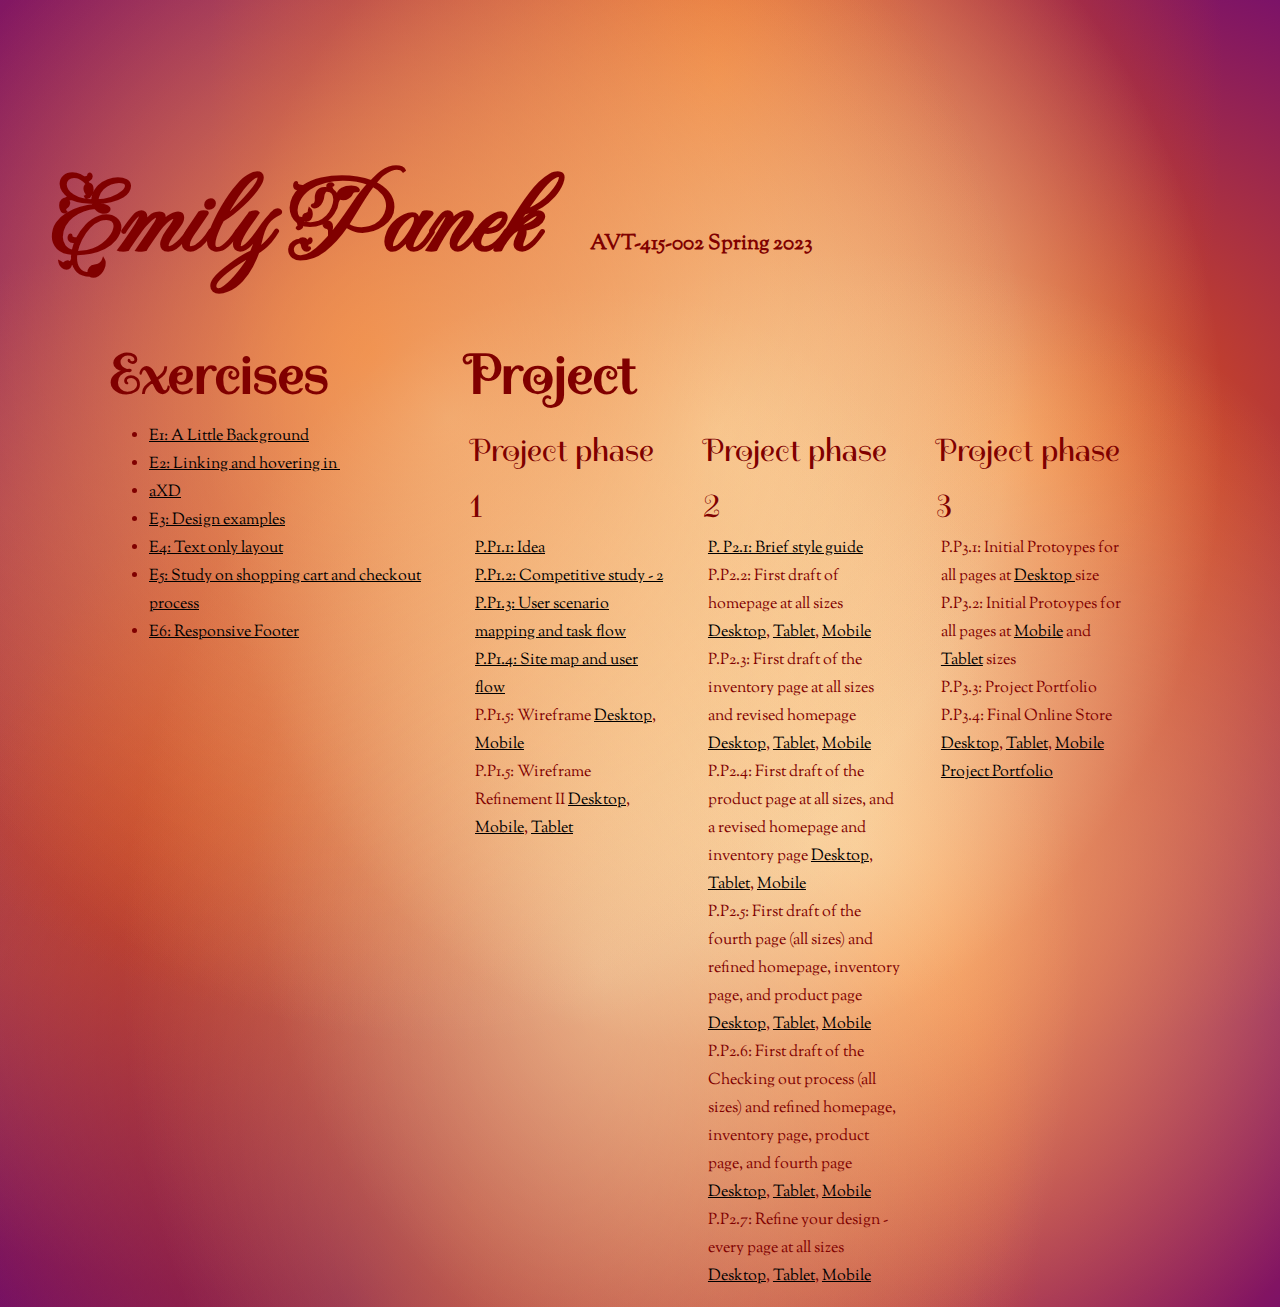
<file: index.html>
<!doctype html>
<html>
<head>
<meta charset="UTF-8">
<title>Course work of Emily Panek</title>
<link rel="stylesheet" href="css/main.css">
    <link rel="preconnect" href="https://fonts.googleapis.com">
<link rel="preconnect" href="https://fonts.gstatic.com" crossorigin>
<link href="https://fonts.googleapis.com/css2?family=Bellefair&family=Big+Shoulders+Stencil+Display:wght@100;200;300;400;500;600;700;800&family=Flavors&family=Fleur+De+Leah&family=Gloock&family=Mountains+of+Christmas:wght@400;700&family=Mystery+Quest&family=Shippori+Mincho:wght@400;500;600;700;800&family=Sorts+Mill+Goudy:ital@0;1&family=Spirax&family=Taviraj:ital,wght@0,100;0,200;0,300;0,400;0,500;0,600;0,700;0,800;0,900;1,100;1,200;1,300;1,400;1,500;1,600;1,700;1,800;1,900&family=Volkhov:ital,wght@0,400;0,700;1,400;1,700&family=Zen+Loop:ital@0;1&display=swap" rel="stylesheet">
</head>

<body>
  <div class="flex-container">
            <div class="tt">
              <div class="stuff">
                  <h1>Emily Panek</h1></div>
            <div class="stuff"><h4>AVT-415-002 Spring 2023</h4></div>
    </div>
                </div>
    <div class="txt">
<div class="exs"><h2>Exercises</h2>
  <ul>
      <li><a href="https://xd.adobe.com/view/48b1dbf9-b529-4959-ae3e-da1e435cce16-1de2/">E1: A Little Background</a></li>
      <li><a href="https://xd.adobe.com/view/e50f0eea-9919-4c97-aab9-811e0d614a7e-b05c/">E2: Linking and hovering in&nbsp;</a></li>
                  <li><a href="https://xd.adobe.com/view/e50f0eea-9919-4c97-aab9-811e0d614a7e-b05c/">aXD</a></li>
<li><a href="https://xd.adobe.com/view/57548afa-cdc1-4385-980e-1a2be88f5222-0207/">E3: Design examples</a></li>
      <li><a href="ex/E4/E4_Text_only_layout.html">E4: Text only layout</a></li>
      <li><a href="https://xd.adobe.com/view/9068a047-619e-4fba-9901-0818b4d42b13-c53b/">E5: Study on shopping cart and checkout process</a></li>
      <li><a href="ex/e6-footer/footer.html">E6: Responsive Footer</a></li>
  </ul></div>
    

      <div class="columnb">
          <h2 class="p">Project</h2>
          <div class="ex">
              <dl>
                  <div class="phase"><dt>Project phase 1</dt>
                      <dd><a href="project/index.html">P.P1.1: Idea</a></dd>
                      <dd><a href="https://xd.adobe.com/view/384b5648-61c8-452e-88c8-98498cbb720e-6d18/">P.P1.2: Competitive study - 2</a></dd>
                      <dd><a href="p_process/P.P1.3-UserScenarioMapping.html">P.P1.3: User scenario mapping and task flow</a></dd>
                      <dd><a href="https://xd.adobe.com/view/5a389a4f-52b6-4790-b58b-ed96bc2087cb-0f6b/">P.P1.4: Site map and user flow</a></dd>
                      <dd>P.P1.5: Wireframe <a href="https://xd.adobe.com/view/a8f76c6c-6c00-4974-87bc-6856bf4ffb71-fda4/">Desktop</a>, <a href="https://xd.adobe.com/view/b8f27785-0ef9-4bd7-83fb-4f1914c897dd-eda1/"> Mobile</a></dd>
                      <dd>P.P1.5: Wireframe Refinement II <a href="https://xd.adobe.com/view/9a13d9fd-9148-4f5b-b327-e8e65c6ea04b-cf40/">Desktop</a>, <a href="https://xd.adobe.com/view/9b4fd719-38a4-487b-b3ff-cc469aabeeda-ce1c/"> Mobile</a>, <a href="https://xd.adobe.com/view/10bd9734-5a7b-467c-918a-e87b512f7a05-45ee/"> Tablet</a></dd> </div>
        
                 <div class="phase"><dt>Project phase 2</dt>
                      <dd><a href="https://xd.adobe.com/view/0d92ce8a-e749-443c-97cb-a9b5b3d9aa89-58c1/">P. P2.1: Brief style guide</a> </dd>
                      <dd>P.P2.2: First draft of homepage at all sizes <a href="https://xd.adobe.com/view/c6bfd08e-f1d1-4de2-81ab-be38e70d8986-93ec/">Desktop</a>, <a href="https://xd.adobe.com/view/d175e9a3-63aa-4630-acfd-1349aab555f0-8426/"> Tablet</a>, <a href="https://xd.adobe.com/view/247acb52-15d1-4b27-95a6-e504f874996e-7129/"> Mobile</a> </dd>
                      <dd>P.P2.3: First draft of the inventory page at all sizes and revised homepage <a href="https://xd.adobe.com/view/188d8c50-4ba5-402c-830a-85487669e5b4-4dde/">Desktop</a>, <a href="https://xd.adobe.com/view/662502ef-6821-4789-acee-35d50f2c9ac5-3376/"> Tablet</a>, <a href="https://xd.adobe.com/view/aec7b9ff-b287-4bdc-b7a6-f1e5140d6eb9-fb94/"> Mobile</a> </dd>
                      <dd>P.P2.4: First draft of the product page at all sizes, and a revised homepage and inventory page <a href="https://xd.adobe.com/view/a684b943-7985-4949-b5b2-3bd416fb8ba7-f3d7/">Desktop</a>, <a href="https://xd.adobe.com/view/a556ef8c-d448-4d90-8f23-a880d3139468-f005/"> Tablet</a>, <a href="https://xd.adobe.com/view/a0c62a73-ead3-492e-8688-e5ec350289ce-f595/"> Mobile</a> </dd>
                      <dd>P.P2.5: First draft of the fourth page (all sizes) and refined homepage, inventory page, and product page <a href="https://xd.adobe.com/view/c30822a9-eba0-4f25-8721-e4de55829c7b-965b/">Desktop</a>, <a href="https://xd.adobe.com/view/22948a0c-6851-4cd2-929b-3daabf12ec3b-77c7/"> Tablet</a>, <a href="https://xd.adobe.com/view/bb86b762-ae32-4b68-ba49-4ff73724b7b1-eed5/"> Mobile</a> </dd>
                      <dd>P.P2.6: First draft of the Checking out process (all sizes) and refined homepage, inventory page, product page, and fourth page <a href="https://xd.adobe.com/view/9e8bf861-4d1a-482b-ba29-e20ab4f29fdb-cbd8/">Desktop</a>, <a href="https://xd.adobe.com/view/d86ab816-9d8b-4dfe-ae96-48694caff03b-8d39/"> Tablet</a>, <a href="https://xd.adobe.com/view/54eab15e-ca93-409f-8d5c-6274d4a286a7-01b9/"> Mobile</a> </dd>
                      <dd>P.P2.7: Refine your design - every page at all sizes <a href="https://xd.adobe.com/view/931f3e17-6613-4395-83f7-442a8ccbc7d9-c64c/">Desktop</a>, <a href="https://xd.adobe.com/view/d4f549e8-c3e9-4718-b5b3-82c423c67a9b-81a6/"> Tablet</a>, <a href="https://xd.adobe.com/view/f8ef0052-7425-488f-8fc3-fa7c1d1b875f-adbc/"> Mobile</a> </dd></div>
            
                  <div class="phase"><dt>Project phase 3</dt>
                      <dd>P.P3.1: Initial Protoypes for all pages at <a href="https://xd.adobe.com/view/931f3e17-6613-4395-83f7-442a8ccbc7d9-c64c/">Desktop </a>size </dd>
                      <dd>P.P3.2: Initial Protoypes for all pages at <a href="https://xd.adobe.com/view/f8ef0052-7425-488f-8fc3-fa7c1d1b875f-adbc/">Mobile</a> and <a href="https://xd.adobe.com/view/d4f549e8-c3e9-4718-b5b3-82c423c67a9b-81a6/">Tablet</a> sizes</dd>
                      <dd>P.P3.3: Project Portfolio</dd>
                      <dd>P.P3.4: Final Online Store <a href="https://xd.adobe.com/view/d9cdf1a6-7620-477e-9f98-3da248bae5f4-8c9e/">Desktop</a>, <a href="https://xd.adobe.com/view/dc5e6357-f5f7-4b4a-9f77-f41c1553e2f2-890d/"> Tablet</a>, <a href="https://xd.adobe.com/view/2911a24c-3b6e-40af-9277-0570392f52b7-7c42/"> Mobile</a></dd>
                      <dd><a href="https://xd.adobe.com/view/4b3e947e-54d1-4433-b05e-f266009478ef-1e6d/">Project Portfolio</a></dd></div></dl></div></div>
    </div>
</body>
</html>
</file>
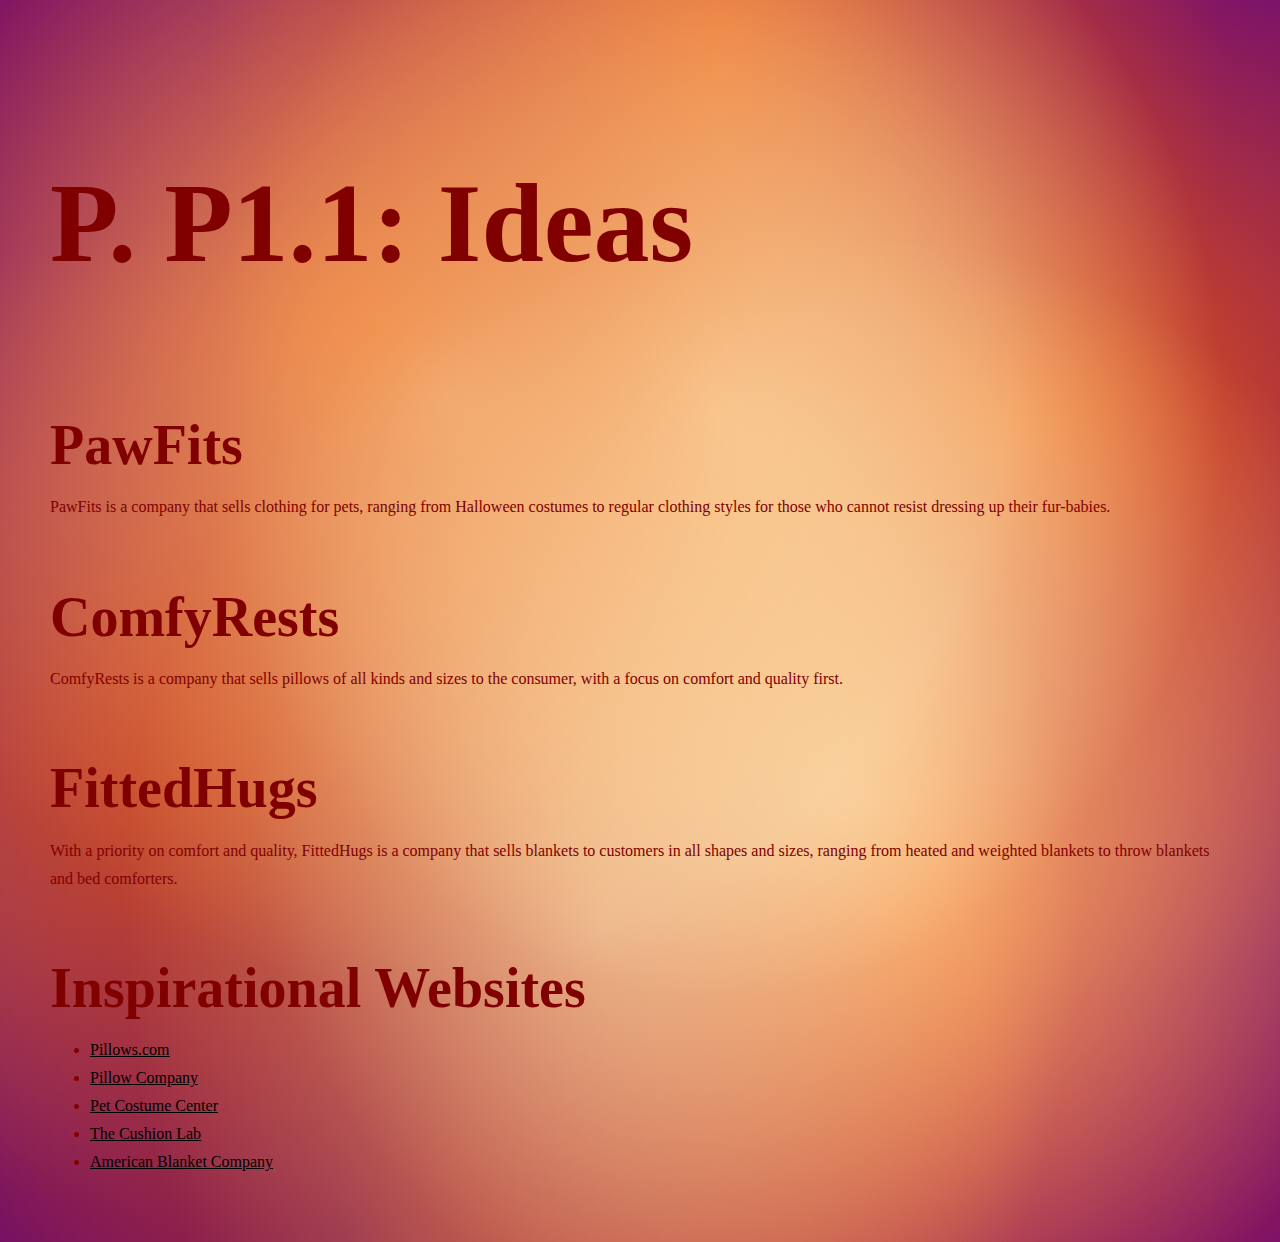
<file: project/index.html>
<!doctype html>
<html>
<head>
<meta charset="UTF-8">
<title>P. P1.1: Ideas</title>
	<link rel="stylesheet" href="https://eopanek.github.io/avt415/css/main.css">
</head>
<body>
	<h1>P. P1.1: Ideas</h1>
	<h2>PawFits</h2>
		<p>PawFits is a company that sells clothing for pets, ranging from Halloween costumes to regular clothing styles for those who cannot resist dressing up their fur-babies.</p>
	<h2>ComfyRests</h2>
		<p>ComfyRests is a company that sells pillows of all kinds and sizes to the consumer, with a focus on comfort and quality first.</p>
	<h2>FittedHugs</h2>
		<p>With a priority on comfort and quality, FittedHugs is a company that sells blankets to customers in all shapes and sizes, ranging from heated and weighted blankets to throw blankets and bed comforters.</p>
	
	<h2>Inspirational Websites</h2>
		<ul>
			<li><a href="https://pillows.com/" target="_blank">Pillows.com</a></li>
			<li><a href="https://www.pillowcompany.com/">Pillow Company</a></li>
			<li><a href="https://petcostumecenter.com/" target="_blank">Pet Costume Center</a></li>
			<li><a href="https://thecushionlab.com/collections/all" target="_blank">The Cushion Lab</a></li>
			<li><a href="https://www.americanblanketcompany.com/" target="_blank">American Blanket Company</a></li>
		</ul>
</body>
</html>
</file>
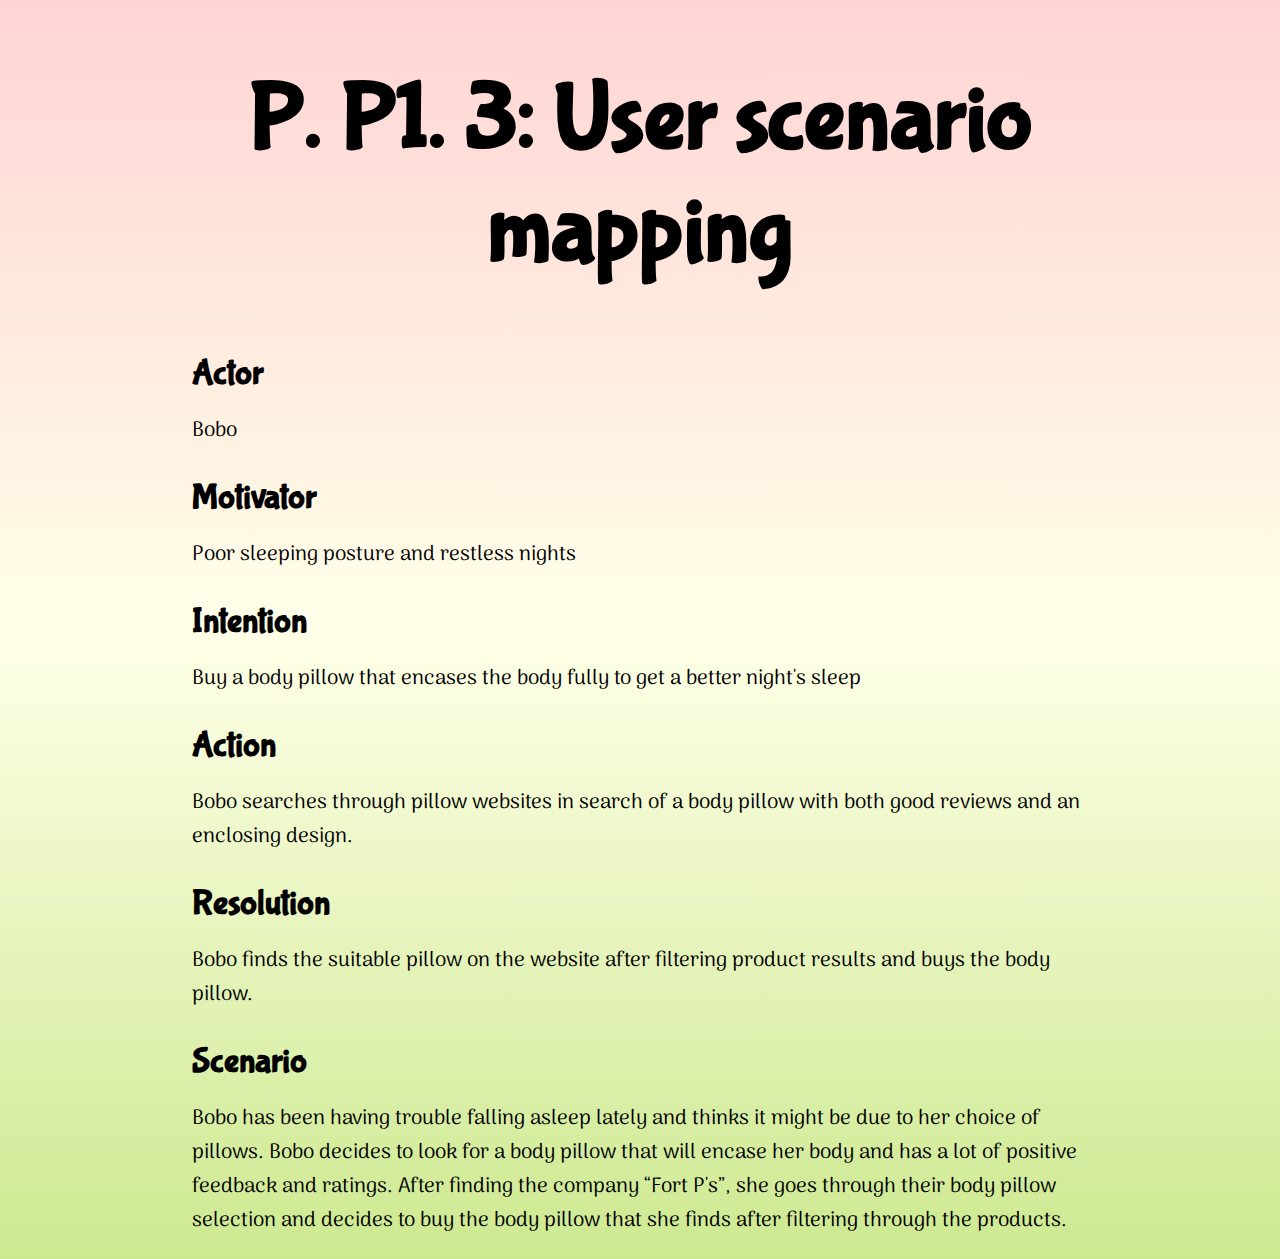
<file: p_process/P.P1.3-UserScenarioMapping.html>
<!doctype html>
<html>
<head>
  <meta charset="UTF-8">
    <meta name="viewport" content="width=device-width, initial-scale=1.0">

  <link rel="preconnect" href="https://fonts.googleapis.com">
<link rel="preconnect" href="https://fonts.gstatic.com" crossorigin>
<link href="https://fonts.googleapis.com/css2?family=Arima:wght@100;200;300;400;500;600;700&family=Bubblegum+Sans&display=swap" rel="stylesheet">
    
      <title>P. P1. 3: User scenario mapping</title>
    <link rel="stylesheet" href="https://eopanek.github.io/avt415/ex/E4/css.css">
</head>

<body>
    <h1>P. P1. 3: User scenario mapping</h1>
		<h2>Actor</h2>
            <p class="intro">Bobo</p>
        <h2>Motivator</h2>
            <p class="intro">Poor sleeping posture and restless nights</p>
        <h2>Intention</h2>
            <p class="intro">Buy a body pillow that encases the body fully to get a better night's sleep</p>
        <h2>Action</h2>
            <p class="intro">Bobo searches through pillow websites in search of a body pillow with both good reviews and an enclosing design.</p>
        <h2>Resolution</h2>
            <p class="intro">Bobo finds the suitable pillow on the website after filtering product results and buys the body pillow.</p>
        <h2>Scenario</h2>
            <p class="intro">Bobo has been having trouble falling asleep lately and thinks it might be due to her choice of pillows. Bobo decides to look for a body pillow that will encase her body and has a lot of positive feedback and ratings. After finding the company “Fort P's”, she goes through their body pillow selection and decides to buy the body pillow that she finds after filtering through the products.</p>
</body>
</html>
</file>
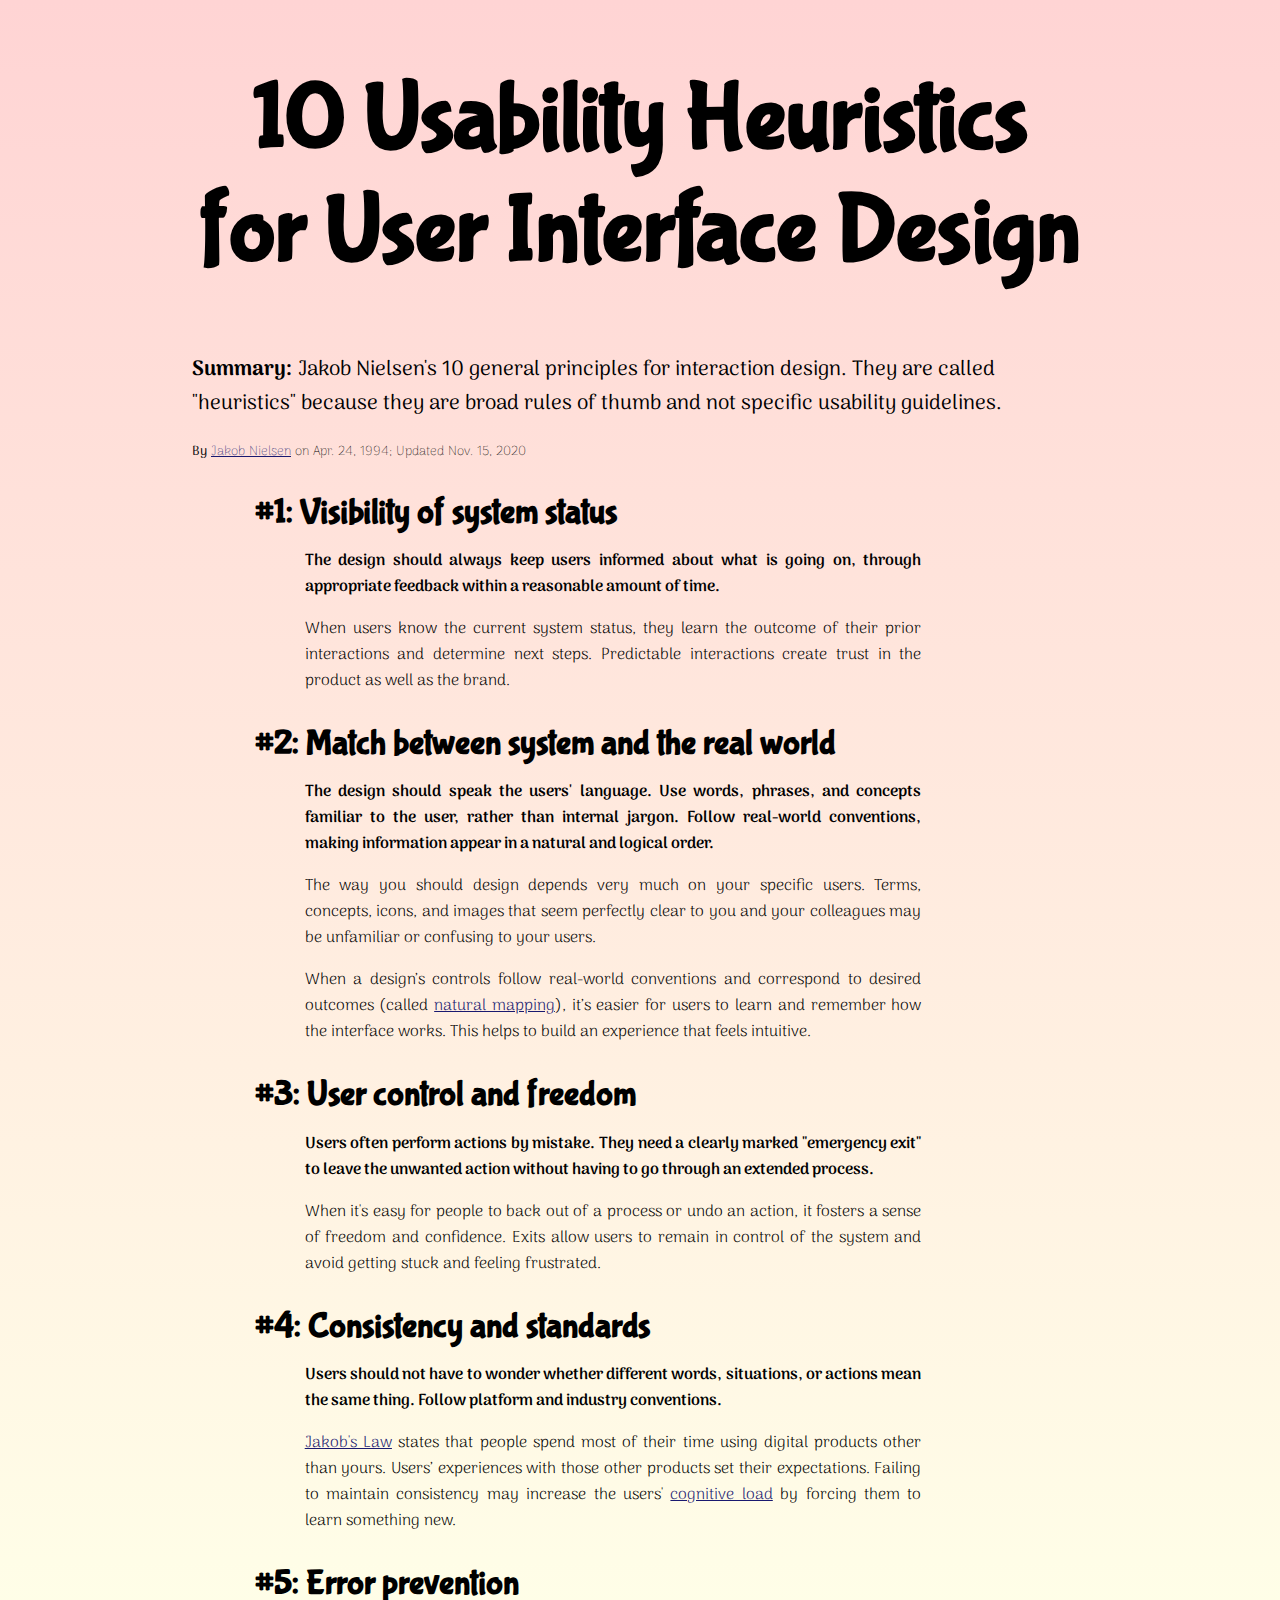
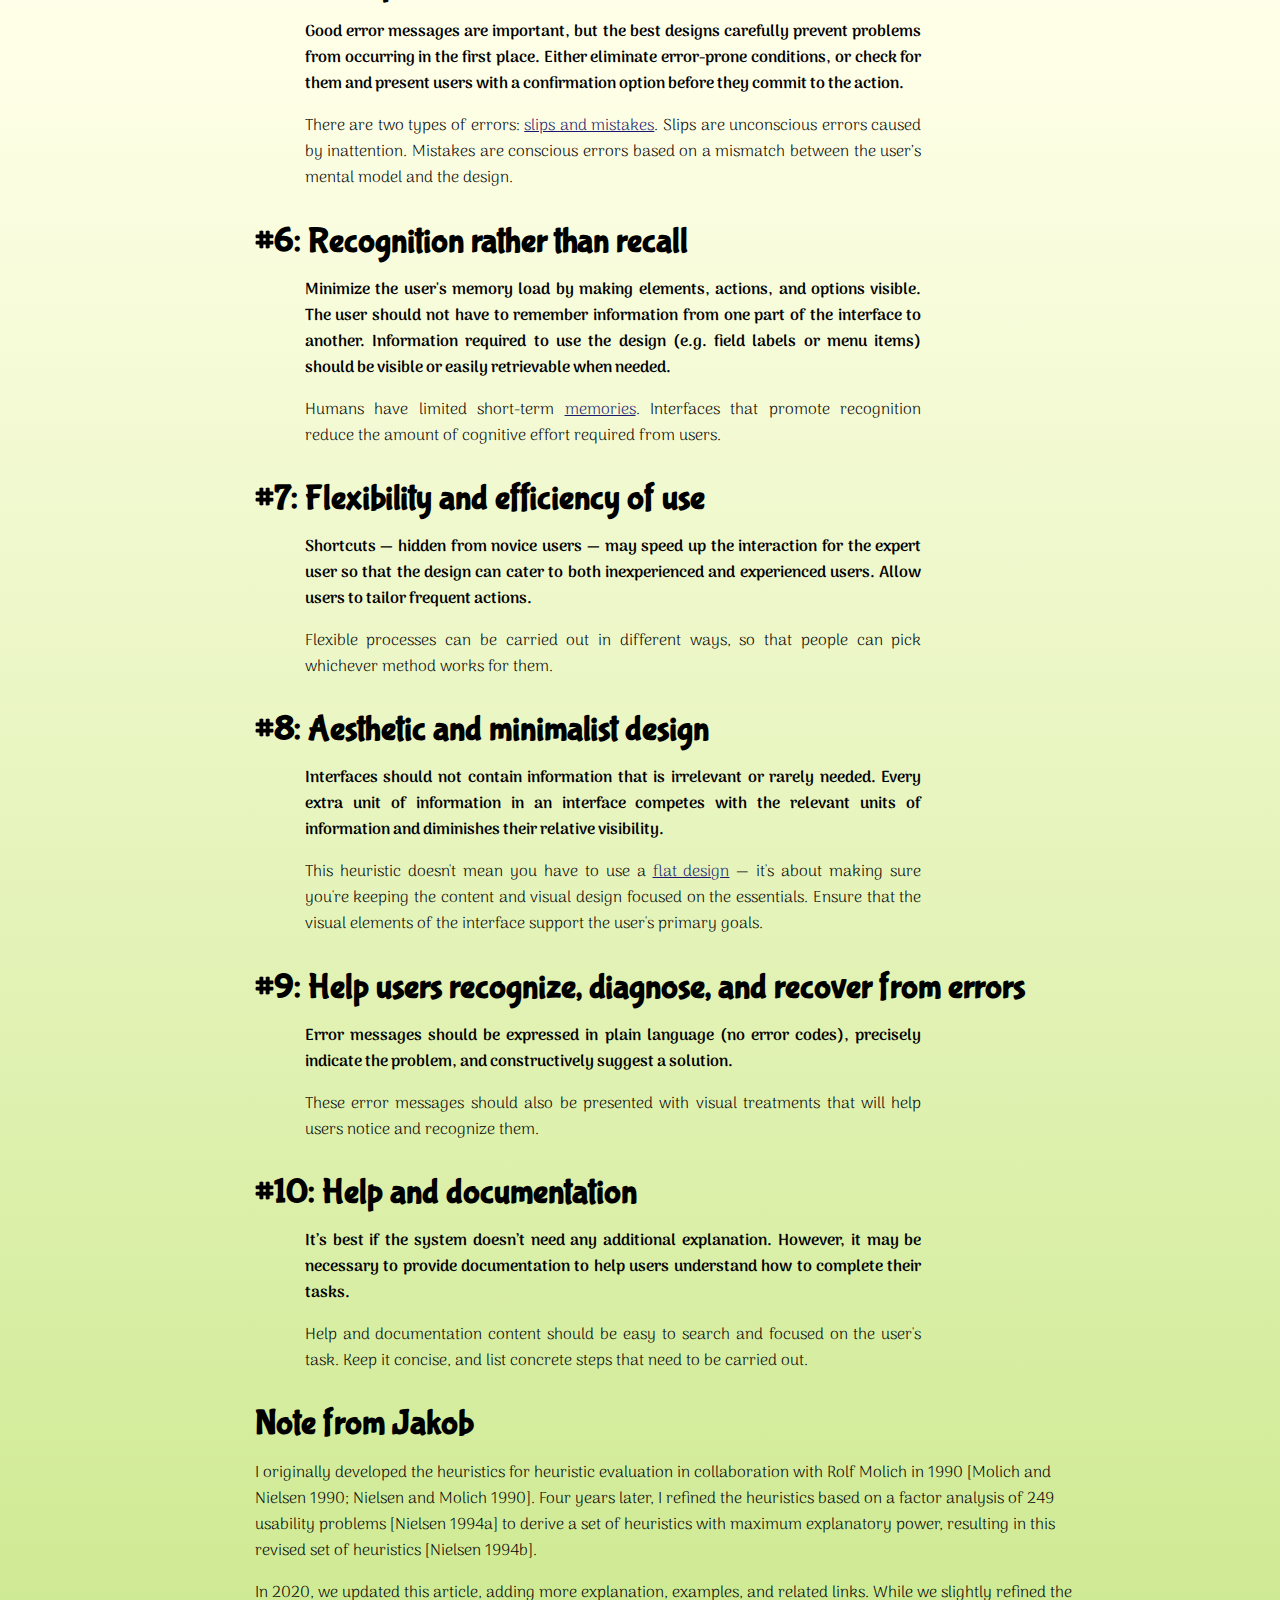
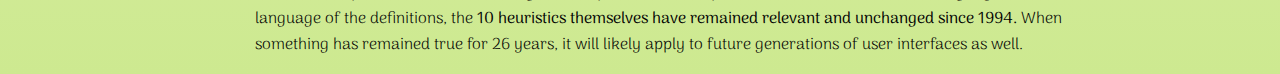
<file: ex/E4/E4_Text_only_layout.html>
<!doctype html>
<html>
<head>
  <meta charset="UTF-8">
    <meta name="viewport" content="width=device-width, initial-scale=1.0">

  <link rel="preconnect" href="https://fonts.googleapis.com">
<link rel="preconnect" href="https://fonts.gstatic.com" crossorigin>
<link href="https://fonts.googleapis.com/css2?family=Arima:wght@100;200;300;400;500;600;700&family=Bubblegum+Sans&display=swap" rel="stylesheet">
    
      <title>E4: Text only layout</title>
    <link rel="stylesheet" href="css.css">
</head>

<body>
    <h1>10 Usability Heuristics for User Interface Design</h1>
		<p class="intro"><b>Summary:</b> Jakob Nielsen's 10 general principles for interaction design. They are called "heuristics" because they are broad rules of thumb and not specific usability guidelines.</p>
        <p class="author"><b>By</b>  <a href="https://www.nngroup.com/articles/author/jakob-nielsen/">Jakob Nielsen</a> on Apr. 24, 1994; Updated Nov. 15, 2020</p>
    
	<div class="text">
        <h2>#1: Visibility of system status</h2>
            <div class="info">
                <p class="def">The design should always keep users informed about what is going on, through appropriate feedback within a reasonable amount of time.</p>
                <p>When users know the current system status, they learn the outcome of their prior interactions and determine next steps. Predictable interactions create trust in the product as well as the brand.</p>
            </div>

        <h2>#2: Match between system and the real world</h2>
            <div class="info">	
                <p class="def">The design should speak the users' language. Use words, phrases, and concepts familiar to the user, rather than internal jargon. Follow real-world conventions, making information appear in a natural and logical order.</p>
                <p>The way you should design depends very much on your specific users. Terms, concepts, icons, and images that seem perfectly clear to you and your colleagues may be unfamiliar or confusing to your users.</p>
                <p>When a design’s controls follow real-world conventions and correspond to desired outcomes (called <a href="https://www.nngroup.com/articles/natural-mappings/">natural mapping</a>), it’s easier for users to learn and remember how the interface works. This helps to build an experience that feels intuitive.</p>
            </div>

        <h2>#3: User control and freedom</h2>
            <div class="info">
                <p class="def">Users often perform actions by mistake. They need a clearly marked "emergency exit" to leave the unwanted action without having to go through an extended process.</p>
                <p>When it's easy for people to back out of a process or undo an action, it fosters a sense of freedom and confidence. Exits allow users to remain in control of the system and avoid getting stuck and feeling frustrated.</p>
            </div>

        <h2>#4: Consistency and standards</h2>
            <div class="info">
                <p class="def">Users should not have to wonder whether different words, situations, or actions mean the same thing. Follow platform and industry conventions.</p>
                <p><a href="https://www.nngroup.com/videos/jakobs-law-internet-ux/">Jakob's Law</a> states that people spend most of their time using digital products other than yours. Users’ experiences with those other products set their expectations. Failing to maintain consistency may increase the users' <a href="https://www.nngroup.com/articles/minimize-cognitive-load/">cognitive load</a> by forcing them to learn something new.</p>
            </div>

        <h2>#5: Error prevention</h2>
            <div class="info">
                <p class="def">Good error messages are important, but the best designs carefully prevent problems from occurring in the first place. Either eliminate error-prone conditions, or check for them and present users with a confirmation option before they commit to the action.</p>
                <p>There are two types of errors: <a href="https://www.nngroup.com/videos/slips-vs-mistakes/">slips and mistakes</a>. Slips are unconscious errors caused by inattention. Mistakes are conscious errors based on a mismatch between the user’s mental model and the design.</p>
            </div>

        <h2>#6: Recognition rather than recall</h2>
            <div class="info">
                <p class="def">Minimize the user's memory load by making elements, actions, and options visible. The user should not have to remember information from one part of the interface to another. Information required to use the design (e.g. field labels or menu items) should be visible or easily retrievable when needed.</p>
                <p>Humans have limited short-term <a href="https://www.nngroup.com/articles/working-memory-external-memory/">memories</a>. Interfaces that promote recognition reduce the amount of cognitive effort required from users.</p>
            </div>


        <h2>#7: Flexibility and efficiency of use</h2>
            <div class="info">
                <p class="def">Shortcuts — hidden from novice users — may speed up the interaction for the expert user so that the design can cater to both inexperienced and experienced users. Allow users to tailor frequent actions.</p>
                <p>Flexible processes can be carried out in different ways, so that people can pick whichever method works for them.</p>
            </div>

        <h2>#8: Aesthetic and minimalist design</h2>
            <div class="info">
                <p class="def">Interfaces should not contain information that is irrelevant or rarely needed. Every extra unit of information in an interface competes with the relevant units of information and diminishes their relative visibility.</p>
                <p>This heuristic doesn't mean you have to use a <a href="https://www.nngroup.com/articles/flat-design/">flat design</a> — it's about making sure you're keeping the content and visual design focused on the essentials. Ensure that the visual elements of the interface support the user's primary goals.</p>
          </div>

        <h2>#9: Help users recognize, diagnose, and recover from errors</h2>
            <div class="info">
                <p class="def">Error messages should be expressed in plain language (no error codes), precisely indicate the problem, and constructively suggest a solution.</p>
                <p>These error messages should also be presented with visual treatments that will help users notice and recognize them.</p>
             </div>

        <h2>#10: Help and documentation</h2>
            <div class="info">
                <p class="def">It’s best if the system doesn’t need any additional explanation. However, it may be necessary to provide documentation to help users understand how to complete their tasks.</p>
                <p>Help and documentation content should be easy to search and focused on the user's task. Keep it concise, and list concrete steps that need to be carried out.</p>
             </div>

        <h2>Note from Jakob</h2>
            <p>I originally developed the heuristics for heuristic evaluation in collaboration with Rolf Molich in 1990 [Molich and Nielsen 1990; Nielsen and Molich 1990]. Four years later, I refined the heuristics based on a factor analysis of 249 usability problems [Nielsen 1994a] to derive a set of heuristics with maximum explanatory power, resulting in this revised set of heuristics [Nielsen 1994b].</p>
            <p>In 2020, we updated this article, adding more explanation, examples, and related links. While we slightly refined the language of the definitions, the <b>10 heuristics themselves have remained relevant and unchanged since 1994.</b> When something has remained true for 26 years, it will likely apply to future generations of user interfaces as well.</p>
     </div>


</body>
</html>
</file>
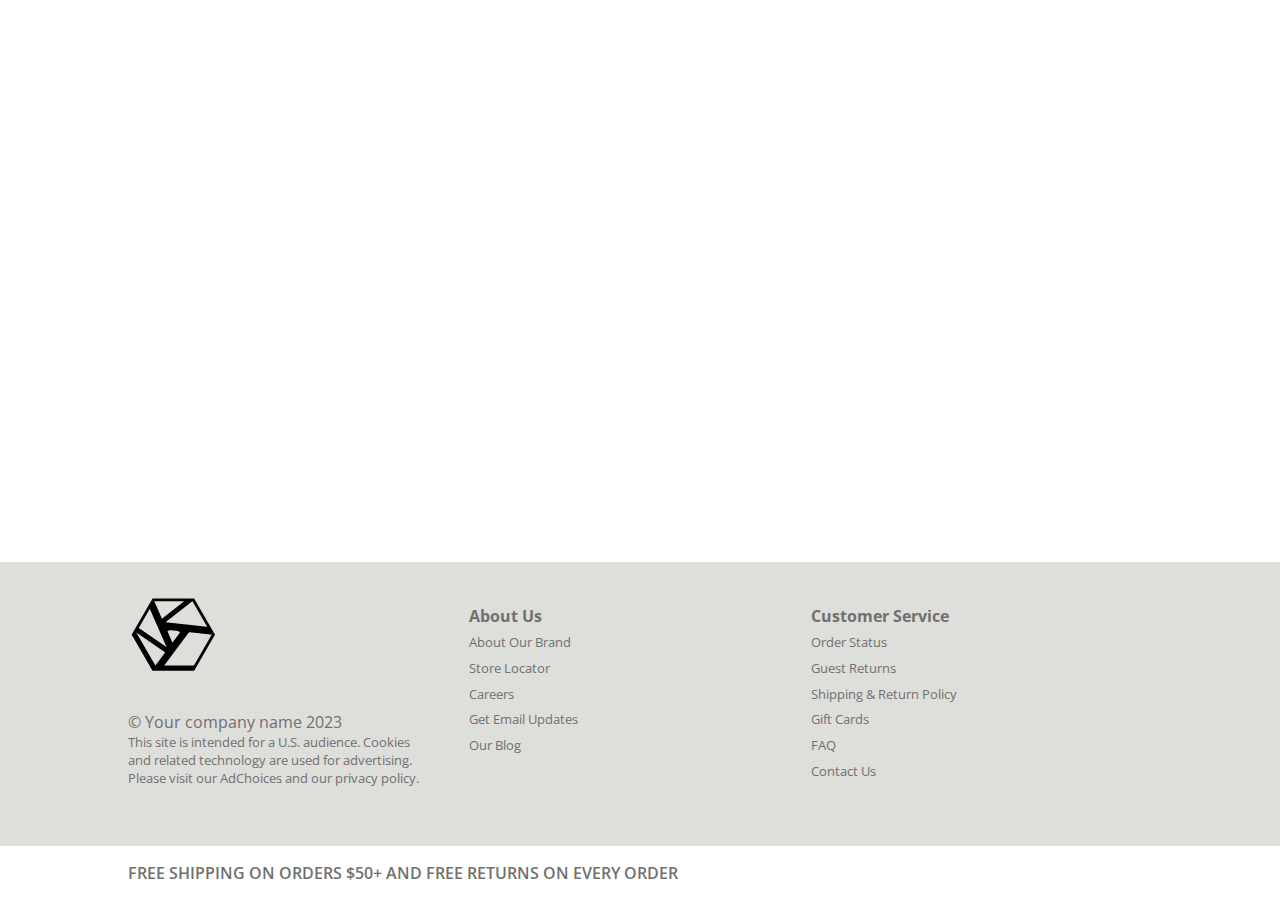
<file: ex/e6-footer/footer.html>
<!DOCTYPE html>
<html>
  <head>
    <meta charset="utf-8">
    <title>Responsive footer</title>
    <!-- makes media query work on mobile -->
    <meta name="viewport" content="width=device-width, initial-scale=1">
    <link rel="preconnect" href="https://fonts.googleapis.com">
    <link rel="preconnect" href="https://fonts.gstatic.com" crossorigin>
    <link href="https://fonts.googleapis.com/css2?family=Open+Sans:ital,wght@0,300;0,400;0,500;0,600;0,700;0,800;1,300;1,400;1,500;1,600;1,700;1,800&display=swap" rel="stylesheet">    <!-- end google font link -->
    <link rel="stylesheet" href="css/footer.css">
  </head>

  <body>
     <div id="footers">
         <div class="flex-container">
            <div>
              <div class="stuff">
                  <img src="logomark.svg" alt="logo">
                  <p class="copywrite">© Your company name 2023</p> 
                  <p>This site is intended for a U.S. audience. Cookies and related technology are used for advertising. Please visit our AdChoices and our privacy policy.</p></div>
              <div class="stuff">
                  <h1>About Us</h1>
                    <p>About Our Brand</p>
                    <p>Store Locator</p>
                    <p>Careers</p>
                    <p>Get Email Updates</p>
                    <p>Our Blog</p></div>
              <div class="stuff">
                  <h1>Customer Service</h1>
                    <p>Order Status</p>
                    <p>Guest Returns</p>
                    <p>Shipping & Return Policy</p>
                    <p>Gift Cards</p>
                    <p>FAQ</p>
                    <p>Contact Us</p></div>
            </div>
      </div>

      <div class="footer-bottom"> FREE SHIPPING ON ORDERS $50+ AND FREE RETURNS ON EVERY ORDER </div>
    </div>

  </body>
</html>
</file>
<file: css/main.css>
@charset "UTF-8";
/* CSS Document */

/*font-family: 'Baskervville', serif;
font-family: 'Bellefair', serif;
font-family: 'Big Shoulders Stencil Display', cursive;
font-family: 'Flavors', cursive;
font-family: 'Fleur De Leah', cursive;
font-family: 'Gloock', serif;
font-family: 'Mountains of Christmas', cursive;
font-family: 'Mystery Quest', cursive;
font-family: 'Shippori Mincho', serif;
font-family: 'Sorts Mill Goudy', serif;
font-family: 'Spirax', cursive;
font-family: 'Taviraj', serif;
font-family: 'Volkhov', serif;
font-family: 'Zen Loop', cursive;*/
html {font-size: 100%;} /*16px*/

body {
background-color:hsla(288,95%,25%,1);
background-image:
radial-gradient(at 35% 32%, hsla(50,100%,89%,0.45) 0px, transparent 50%),
radial-gradient(at 47% 74%, hsla(50,100%,89%,0.45) 0px, transparent 50%),
radial-gradient(at 29% 27%, hsla(21,90%,48%,1) 0px, transparent 50%),
radial-gradient(at 67% 65%, hsla(50,100%,89%,0.59) 0px, transparent 50%),
radial-gradient(at 56% 33%, hsla(50,100%,89%,1) 0px, transparent 50%),
radial-gradient(at 56% 6%, hsla(21,90%,48%,1) 0px, transparent 50%),
radial-gradient(at 27% 100%, hsla(288,91%,21%,0.53) 0px, transparent 50%),
radial-gradient(at 37% 92%, hsla(21,100%,48%,1) 0px, transparent 50%),
radial-gradient(at 0% 14%, hsla(288,95%,25%,0.49) 0px, transparent 50%),
radial-gradient(at 69% 73%, hsla(21,100%,48%,1) 0px, transparent 50%),
radial-gradient(at 47% 70%, hsla(21,90%,48%,1) 0px, transparent 50%),
radial-gradient(at 20% 62%, hsla(21,90%,48%,1) 0px, transparent 50%),
radial-gradient(at 22% 58%, hsla(50,100%,89%,0.46) 0px, transparent 50%),
radial-gradient(at 79% 34%, hsla(21,90%,48%,1) 0px, transparent 50%);
    color: maroon;
  margin: 0;
  padding: 50px;
  line-height: 1.75;
    font-family: 'Sorts Mill Goudy', serif;
}
.flex-container > .tt{
     display: flex;
     flex-direction: row;
    align-items: baseline;
    }

.stuff{
margin-right: 5%;
}


h1 {
    font-size: 7em;
    font-family: 'Fleur De Leah', cursive;
}

h2 {
    font-size: 3.5em;
    margin-bottom: -.3em;
    font-family: 'Spirax', cursive;

}
.p{
    padding-left: 5%;
    padding-right: 10%;
    
}

.txt{
    padding: 0%5%10%;

}
.exs{
    display: block;
    float: left;
    width: 30%;
    margin-top: -11%;
}

.columnb{
    width: 70%;
    display: block;
    float: left;
 margin-top: -11%;
}



.ex > dl{
    display: flex;
     flex-direction: row;
}
.phase{
    width: 50%;
}



.ex{
    padding-left: 1%;
    padding-right: 5%;
}

h4 {
    font-size: 1.3em;
    text-align: left;
vertical-align:text-bottom;
}

dt {
	font-size: 2em;
    font-family: 'Spirax', cursive;
    padding-left: 15%;
}


a:link {
  color: black;
}

/* visited link */
a:visited {
  color: black;
}

/* mouse over link */
a:hover {
  color: maroon;
}

/* selected link */
a:active {
  color: maroon;
}.tt {
}
</file>
<file: ex/E4/css.css>
@charset "UTF-8";
/* CSS Document */
body{
    font-family: 'Arima', cursive;
    font-size: 1em;
    font-weight: 300;
    margin-right: 15%;
    margin-left: 15%;
    background-color: #F9FEF8;
    background-image: linear-gradient(#FFD4D4,#FFFFE8,#CDE990);
}

.author {
    font-family: 'Arima', cursive;
    font-weight: 100;
    font-size: .83em;
    color: black;
    text-align: left;
}

/* unvisited link */
a:link {
  color: midnightblue;
}

/* visited link */
a:visited {
  color: darkslateblue;
}

/* mouse over link */
a:hover {
  color: red;
}

/* selected link */
a:active {
  color: darkslateblue;
}

h1 {
    font-family: 'Bubblegum Sans', cursive;   
    font-size: 6em;
    text-align: center;
}

h2{
    font-family: 'Bubblegum Sans', cursive;
    font-size: 2.2em;
    margin-bottom: -.1%;
}

.text{
    padding-left: 7%;
    text-align: left;
}

.def {
    font-family: 'Arima', cursive;
    font-size: 1em;
    font-weight: 600;
}

    
.info{
    padding-left: 6%;
    padding-right: 20%;
    text-align: justify;
}

.intro {
    font-family: 'Arima', cursive;
    font-size: 1.3em;
    font-weight: 400;
}
</file>
<file: ex/e6-footer/css/footer.css>
@charset "UTF-8";
/* CSS Document */


/* Styles for browser window is widder than 800px */

#footers{
    position: fixed;
    bottom: 0;
    left: 0;
    width: 100%;
}
 .copywrite{
     font-family: 'Open Sans', sans-serif;
     font-size: 1em;
     margin-bottom: -.8em;
      }
h1{
    font-family: 'Open Sans', sans-serif;
    font-size: 100%;
    font-weight: 700;
    margin-bottom: -.4em;
      }
p{
    font-family: 'Open Sans', sans-serif;
    font-size: 80%;
    margin-bottom: -.4em;
      }
 .flex-container > div{
     display: flex;
     flex-direction: row;
     background-color: #DEDEDB;
     color: #707070;   
     padding: 2em 10% 4em 10%;
     }
img{
    margin-bottom: 1em;
}   
.stuff{
    width: 33%;
    margin-right: 3em;
}
.footer-bottom{
    padding: 1em 0em 1em 10%;
    text-align: left;
    color: #707070;
    font-family: 'Open Sans', sans-serif;
    font-size: 1em;
    font-weight: 600;
    background-color: white;
}

/* Start: tell browser to do the followings when browser window is 800px or smaller */
  @media only screen and (max-width: 800px) {

      #footers{
          position: fixed;
          bottom: 0;
          left:0;
          width: 100%;
    }
      
       .copywrite{
         font-family: 'Open Sans', sans-serif;
         font-size: 1em;
         margin-bottom: -.8em;
          }

        h1{
              font-family: 'Open Sans', sans-serif;
              font-size: 100%;
              font-weight: 700;
              margin-bottom: -.4em;
          }

        p{
              font-family: 'Open Sans', sans-serif;
              font-size: 80%;
              margin-bottom: -.4em;
          }

     .flex-container > div{
        display: flex;
        flex-direction: column;
        background-color: #DEDEDB;
        color: #707070;   
         padding: 2em 10% 3em 10%;}      

    img{
        margin-bottom: 1em;
    }   

    .stuff{
        margin-right: 2em;
        margin-bottom: 1em;
    }
    .footer-bottom{
        padding: 1em 10% 1em 10%;
        text-align: left;
        color: #707070;
        font-family: 'Open Sans', sans-serif;
        font-size: 1em;
        font-weight: 600;
        background-color: white;
        width: calc(100% - 20%);
        }
    
}
/* don't forget to close the styles for 800px and smaller */
</file>
